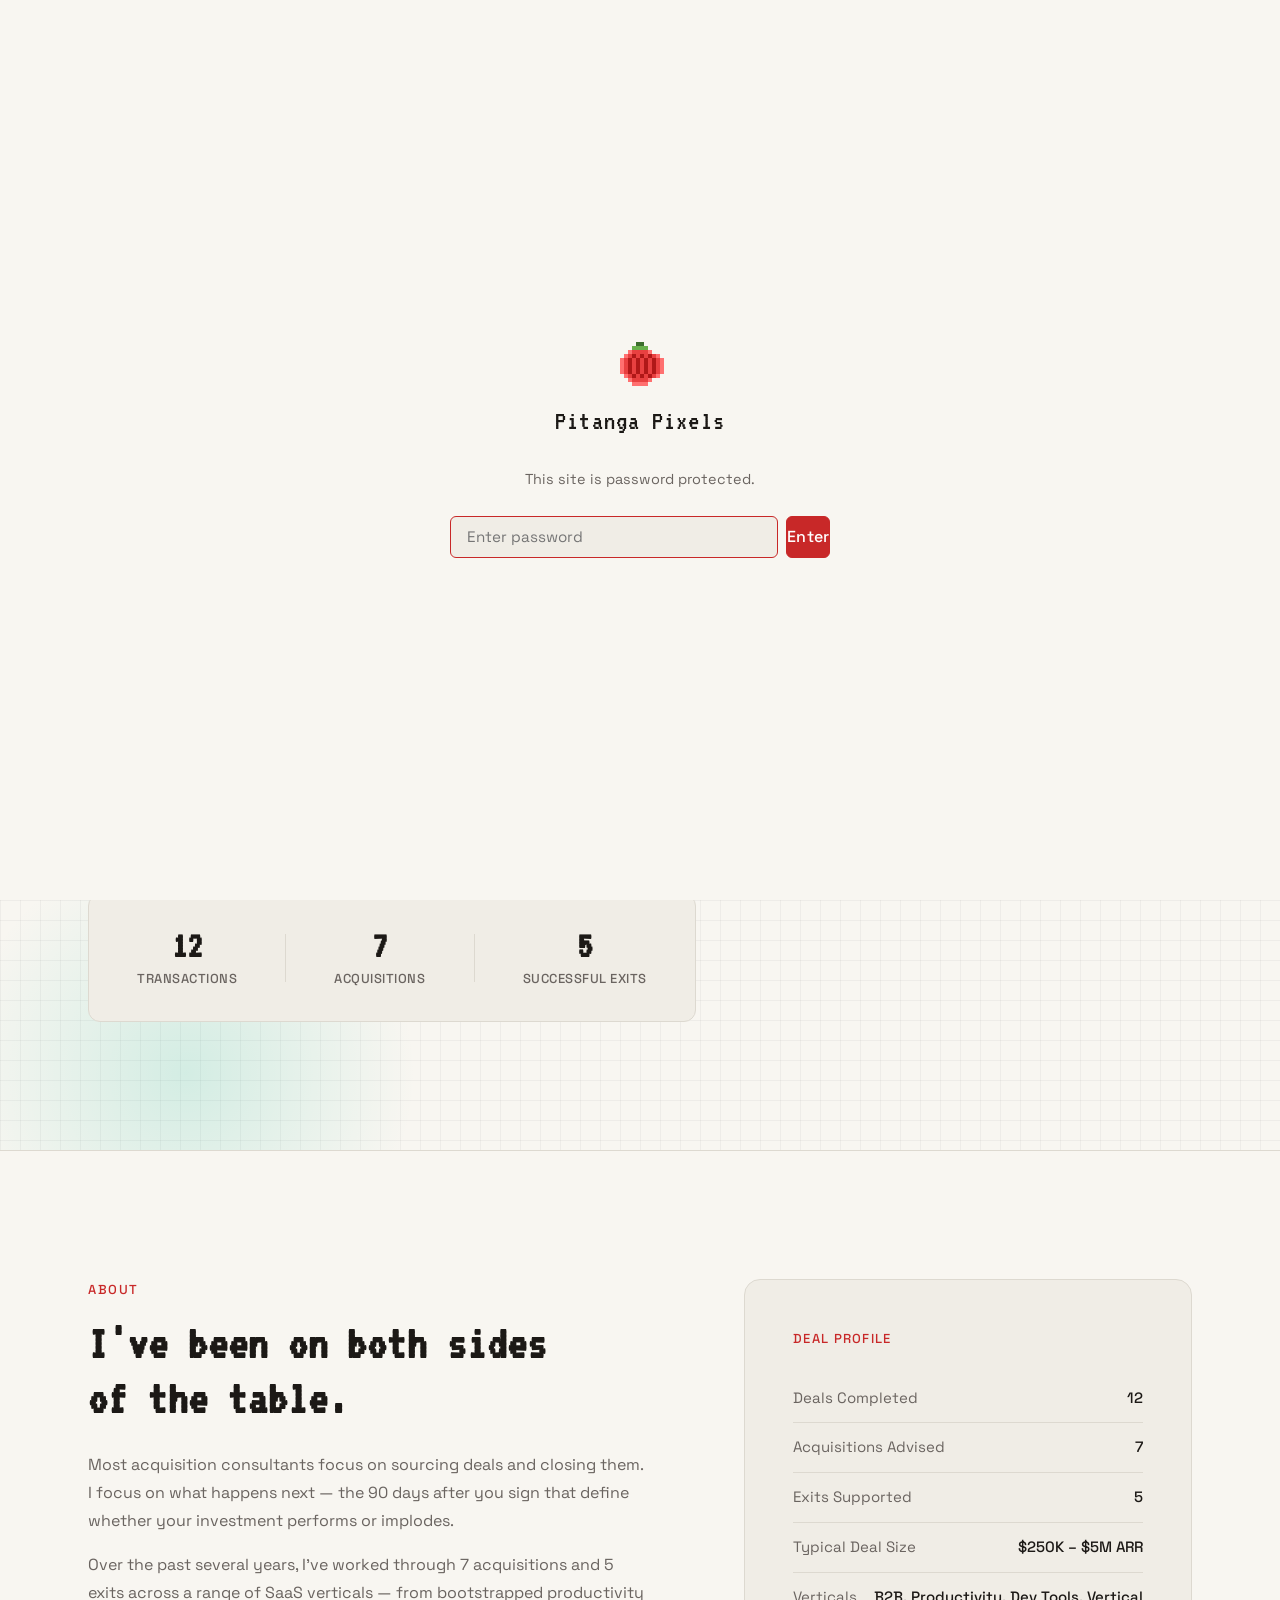
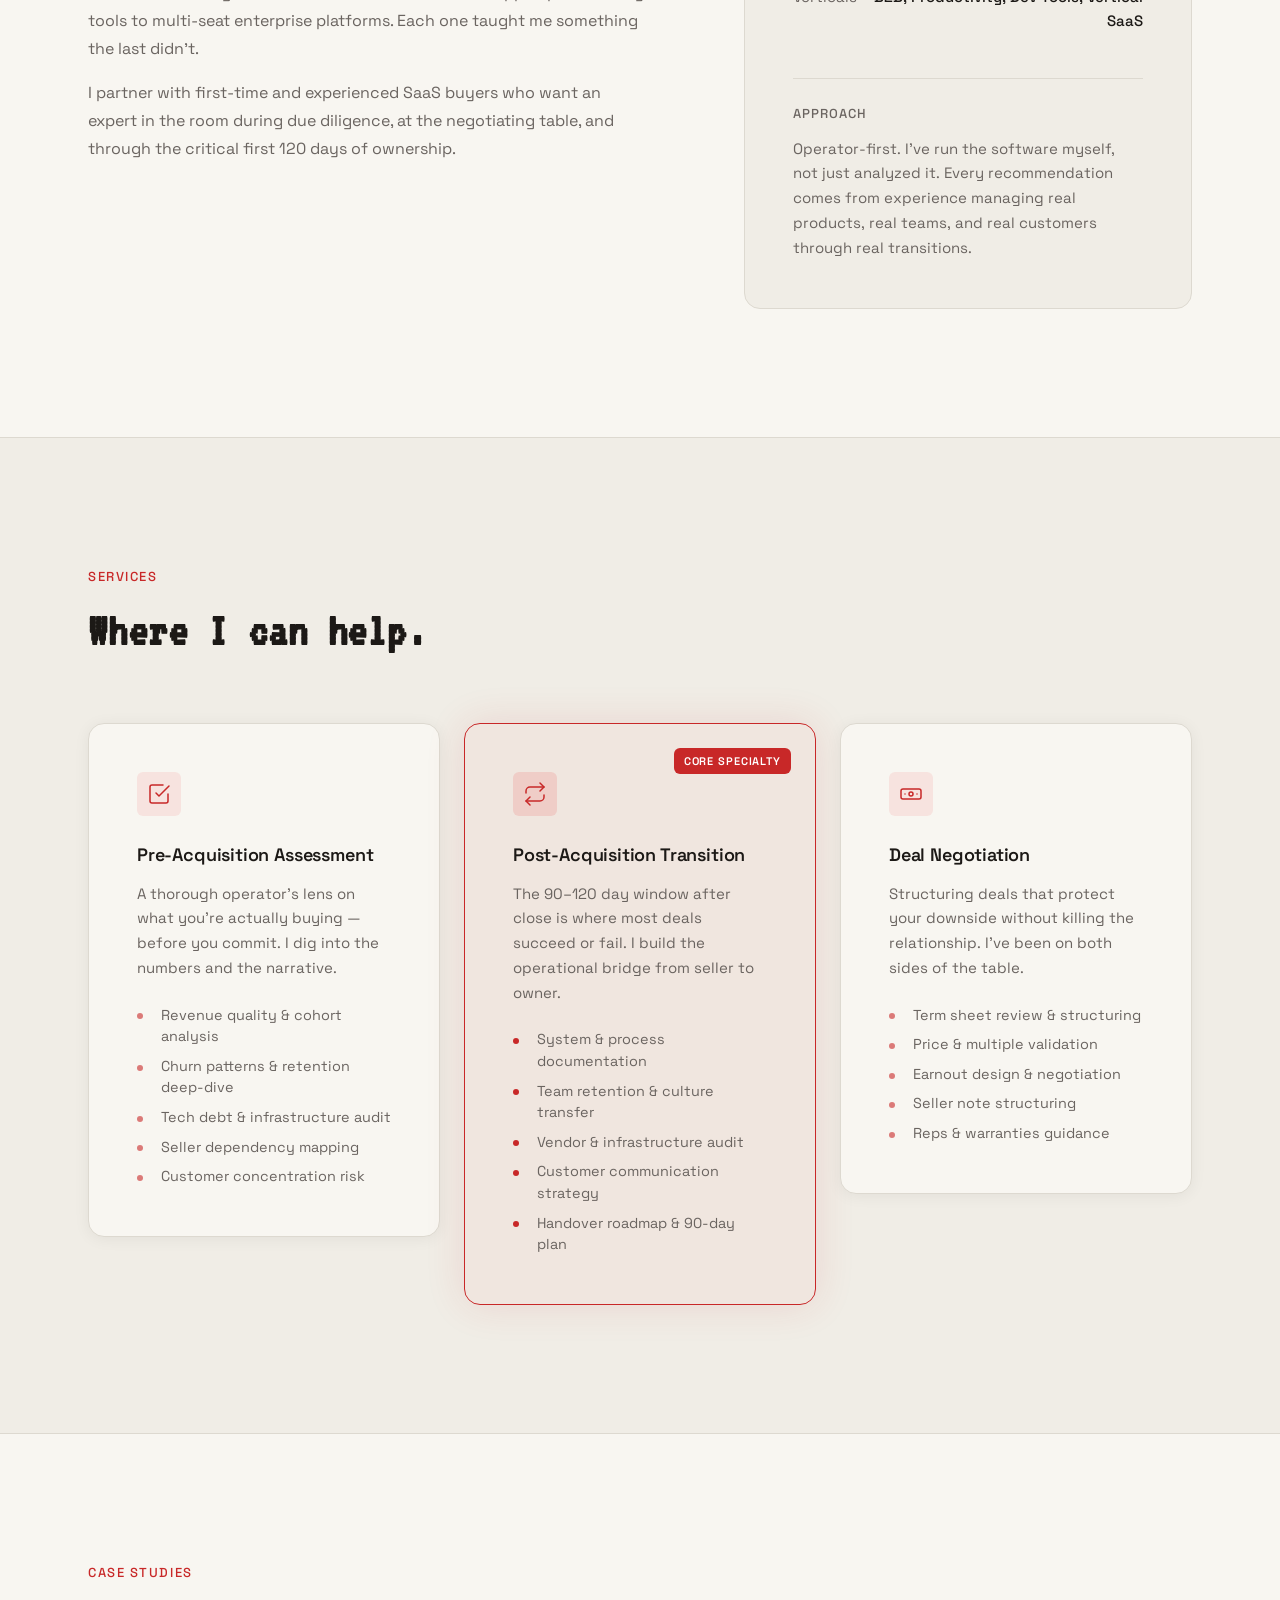
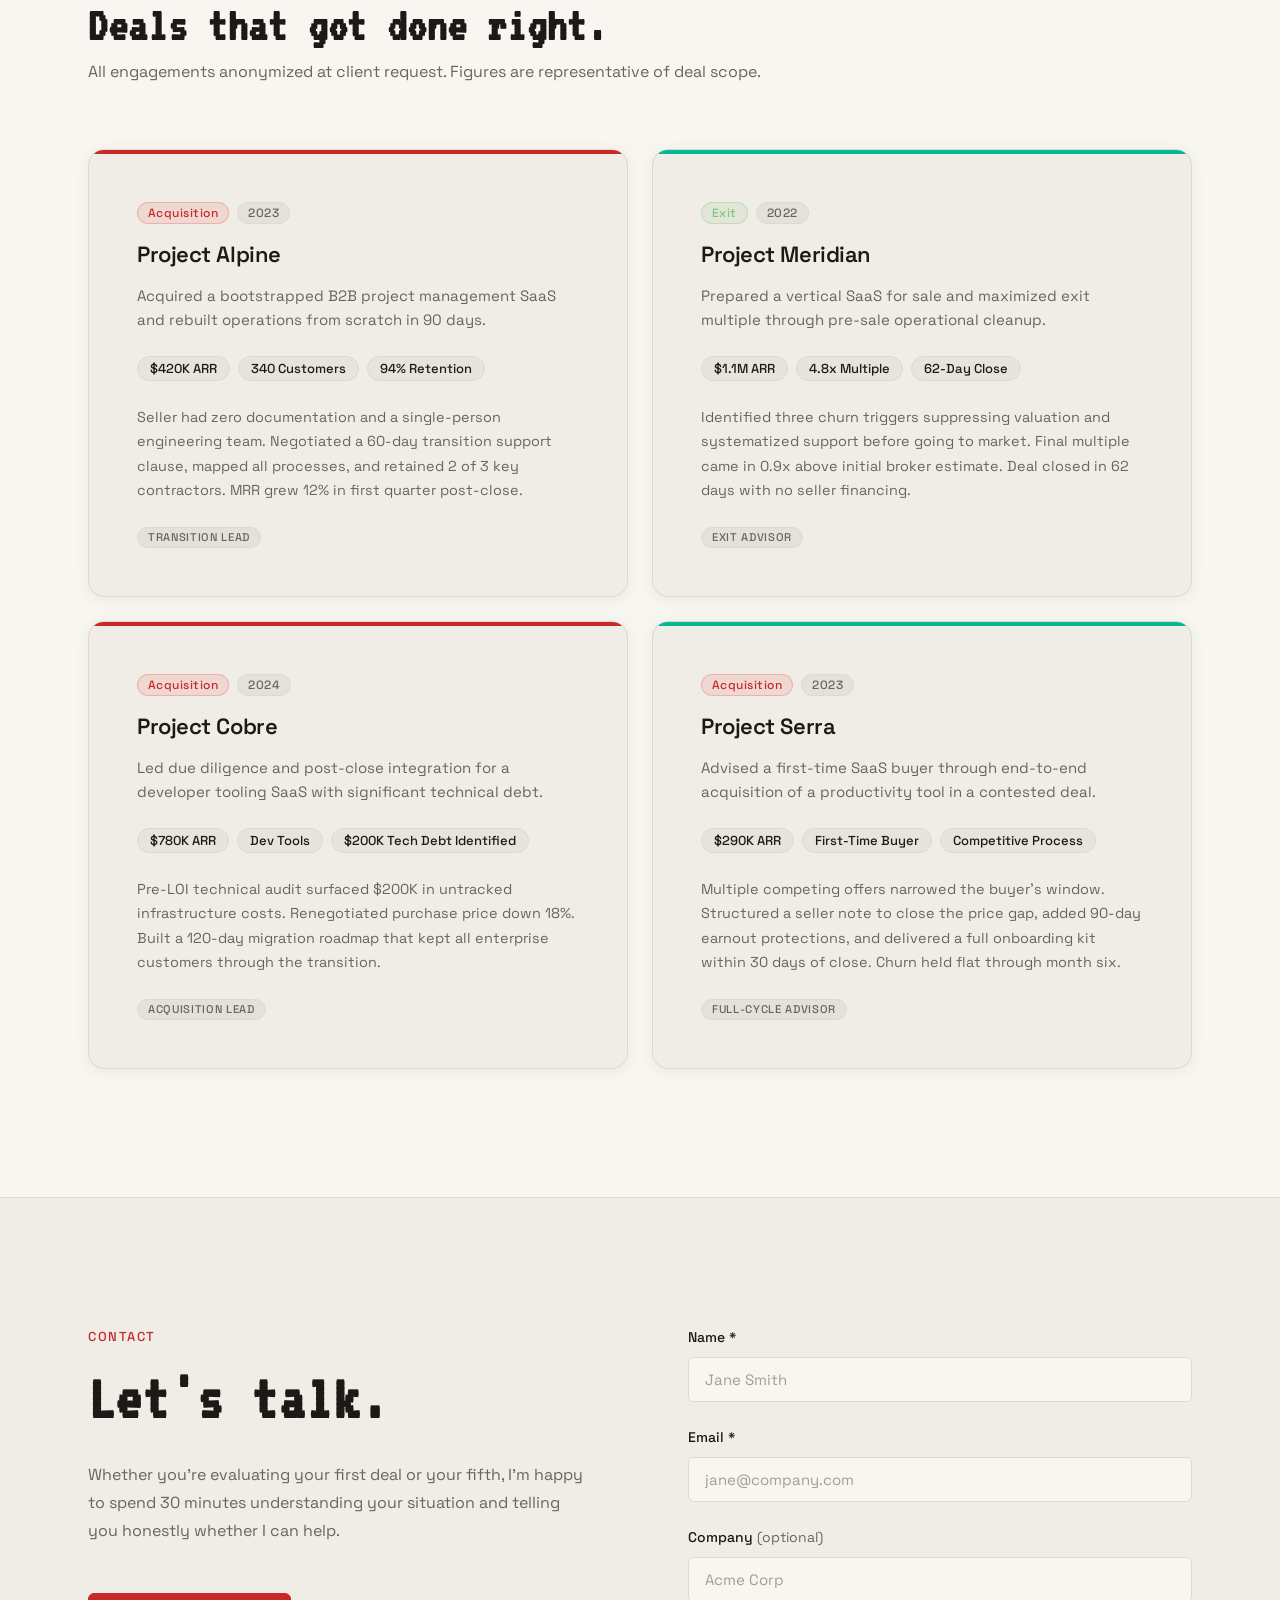
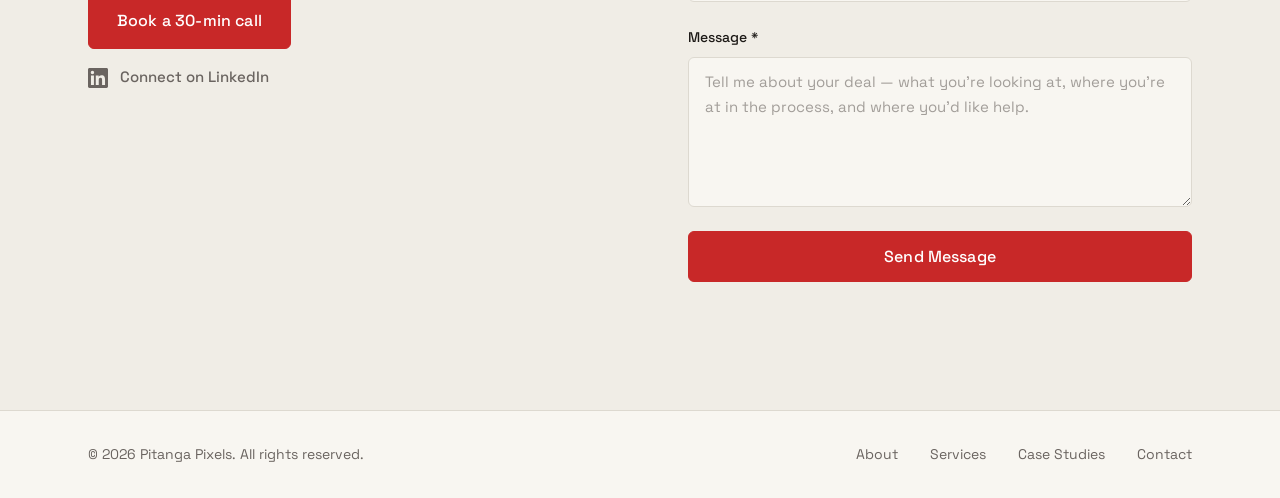
<file: index.html>
<!DOCTYPE html>
<html lang="en">
<head>
  <meta charset="UTF-8">
  <meta name="viewport" content="width=device-width, initial-scale=1.0">
  <title>Pitanga Pixels — SaaS Acquisitions Consultant</title>
  <meta name="description" content="12 completed SaaS acquisitions and exits. Specializing in post-acquisition transition — making sure the deal you agreed to becomes the business you actually inherit.">
  <meta name="keywords" content="SaaS acquisitions, SaaS consultant, post-acquisition transition, SaaS exit, software acquisition consultant">
  <meta name="author" content="Pitanga Pixels">

  <!-- Open Graph -->
  <meta property="og:type" content="website">
  <meta property="og:title" content="Pitanga Pixels — SaaS Acquisitions Consultant">
  <meta property="og:description" content="12 SaaS acquisitions across 7 purchases and 5 exits. Specializing in post-acquisition transition expertise.">
  <meta property="og:url" content="https://pitangapixels.com">

  <!-- Twitter Card -->
  <meta name="twitter:card" content="summary_large_image">
  <meta name="twitter:title" content="Pitanga Pixels — SaaS Acquisitions Consultant">
  <meta name="twitter:description" content="12 SaaS acquisitions across 7 purchases and 5 exits. Specializing in post-acquisition transition expertise.">

  <!-- Canonical -->
  <link rel="canonical" href="https://pitangapixels.com">

  <!-- Google Fonts -->
  <link rel="preconnect" href="https://fonts.googleapis.com">
  <link rel="preconnect" href="https://fonts.gstatic.com" crossorigin>
  <link href="https://fonts.googleapis.com/css2?family=Space+Grotesk:wght@300;400;500;600;700&family=VT323&display=swap" rel="stylesheet">

  <!-- Stylesheet -->
  <link rel="stylesheet" href="style.css">

  <!-- Schema.org structured data -->
  <script type="application/ld+json">
  {
    "@context": "https://schema.org",
    "@type": "ProfessionalService",
    "name": "Pitanga Pixels",
    "description": "SaaS acquisitions consulting specializing in post-acquisition transition",
    "url": "https://pitangapixels.com",
    "serviceType": "Business Consulting"
  }
  </script>
</head>
<body>

  <!-- ============================================================
       PASSWORD WALL
       Remove this entire block when the site is ready to go public.
  ============================================================ -->
  <div class="password-wall" id="password-wall" role="dialog" aria-modal="true" aria-label="Site access">
    <div class="password-wall__card">
      <div class="password-wall__logo" aria-hidden="true">
        <svg width="48" height="44" viewBox="0 0 48 44" xmlns="http://www.w3.org/2000/svg">
          <rect x="20" y="0" width="4" height="4" fill="#3d6e2d"/>
          <rect x="24" y="0" width="4" height="4" fill="#3d6e2d"/>
          <rect x="16" y="4" width="4" height="4" fill="#6ab04c"/>
          <rect x="20" y="4" width="4" height="4" fill="#6ab04c"/>
          <rect x="24" y="4" width="4" height="4" fill="#6ab04c"/>
          <rect x="28" y="4" width="4" height="4" fill="#6ab04c"/>
          <rect x="12" y="8" width="4" height="4" fill="#FF7070"/>
          <rect x="16" y="8" width="4" height="4" fill="#E84040"/>
          <rect x="20" y="8" width="4" height="4" fill="#E84040"/>
          <rect x="24" y="8" width="4" height="4" fill="#E84040"/>
          <rect x="28" y="8" width="4" height="4" fill="#E84040"/>
          <rect x="32" y="8" width="4" height="4" fill="#FF7070"/>
          <rect x="8"  y="12" width="4" height="4" fill="#FF7070"/>
          <rect x="12" y="12" width="4" height="4" fill="#E84040"/>
          <rect x="16" y="12" width="4" height="4" fill="#B01818"/>
          <rect x="20" y="12" width="4" height="4" fill="#E84040"/>
          <rect x="24" y="12" width="4" height="4" fill="#B01818"/>
          <rect x="28" y="12" width="4" height="4" fill="#E84040"/>
          <rect x="32" y="12" width="4" height="4" fill="#B01818"/>
          <rect x="36" y="12" width="4" height="4" fill="#E84040"/>
          <rect x="40" y="12" width="4" height="4" fill="#FF7070"/>
          <rect x="4"  y="16" width="4" height="4" fill="#FF7070"/>
          <rect x="8"  y="16" width="4" height="4" fill="#E84040"/>
          <rect x="12" y="16" width="4" height="4" fill="#B01818"/>
          <rect x="16" y="16" width="4" height="4" fill="#E84040"/>
          <rect x="20" y="16" width="4" height="4" fill="#B01818"/>
          <rect x="24" y="16" width="4" height="4" fill="#E84040"/>
          <rect x="28" y="16" width="4" height="4" fill="#B01818"/>
          <rect x="32" y="16" width="4" height="4" fill="#E84040"/>
          <rect x="36" y="16" width="4" height="4" fill="#B01818"/>
          <rect x="40" y="16" width="4" height="4" fill="#E84040"/>
          <rect x="44" y="16" width="4" height="4" fill="#FF7070"/>
          <rect x="4"  y="20" width="4" height="4" fill="#FF7070"/>
          <rect x="8"  y="20" width="4" height="4" fill="#E84040"/>
          <rect x="12" y="20" width="4" height="4" fill="#B01818"/>
          <rect x="16" y="20" width="4" height="4" fill="#E84040"/>
          <rect x="20" y="20" width="4" height="4" fill="#B01818"/>
          <rect x="24" y="20" width="4" height="4" fill="#E84040"/>
          <rect x="28" y="20" width="4" height="4" fill="#B01818"/>
          <rect x="32" y="20" width="4" height="4" fill="#E84040"/>
          <rect x="36" y="20" width="4" height="4" fill="#B01818"/>
          <rect x="40" y="20" width="4" height="4" fill="#E84040"/>
          <rect x="44" y="20" width="4" height="4" fill="#FF7070"/>
          <rect x="4"  y="24" width="4" height="4" fill="#FF7070"/>
          <rect x="8"  y="24" width="4" height="4" fill="#E84040"/>
          <rect x="12" y="24" width="4" height="4" fill="#B01818"/>
          <rect x="16" y="24" width="4" height="4" fill="#E84040"/>
          <rect x="20" y="24" width="4" height="4" fill="#B01818"/>
          <rect x="24" y="24" width="4" height="4" fill="#E84040"/>
          <rect x="28" y="24" width="4" height="4" fill="#B01818"/>
          <rect x="32" y="24" width="4" height="4" fill="#E84040"/>
          <rect x="36" y="24" width="4" height="4" fill="#B01818"/>
          <rect x="40" y="24" width="4" height="4" fill="#E84040"/>
          <rect x="44" y="24" width="4" height="4" fill="#FF7070"/>
          <rect x="4"  y="28" width="4" height="4" fill="#FF7070"/>
          <rect x="8"  y="28" width="4" height="4" fill="#E84040"/>
          <rect x="12" y="28" width="4" height="4" fill="#B01818"/>
          <rect x="16" y="28" width="4" height="4" fill="#E84040"/>
          <rect x="20" y="28" width="4" height="4" fill="#B01818"/>
          <rect x="24" y="28" width="4" height="4" fill="#E84040"/>
          <rect x="28" y="28" width="4" height="4" fill="#B01818"/>
          <rect x="32" y="28" width="4" height="4" fill="#E84040"/>
          <rect x="36" y="28" width="4" height="4" fill="#B01818"/>
          <rect x="40" y="28" width="4" height="4" fill="#E84040"/>
          <rect x="44" y="28" width="4" height="4" fill="#FF7070"/>
          <rect x="8"  y="32" width="4" height="4" fill="#FF7070"/>
          <rect x="12" y="32" width="4" height="4" fill="#E84040"/>
          <rect x="16" y="32" width="4" height="4" fill="#B01818"/>
          <rect x="20" y="32" width="4" height="4" fill="#E84040"/>
          <rect x="24" y="32" width="4" height="4" fill="#B01818"/>
          <rect x="28" y="32" width="4" height="4" fill="#E84040"/>
          <rect x="32" y="32" width="4" height="4" fill="#B01818"/>
          <rect x="36" y="32" width="4" height="4" fill="#E84040"/>
          <rect x="40" y="32" width="4" height="4" fill="#FF7070"/>
          <rect x="12" y="36" width="4" height="4" fill="#FF7070"/>
          <rect x="16" y="36" width="4" height="4" fill="#E84040"/>
          <rect x="20" y="36" width="4" height="4" fill="#E84040"/>
          <rect x="24" y="36" width="4" height="4" fill="#E84040"/>
          <rect x="28" y="36" width="4" height="4" fill="#E84040"/>
          <rect x="32" y="36" width="4" height="4" fill="#FF7070"/>
          <rect x="16" y="40" width="4" height="4" fill="#FF7070"/>
          <rect x="20" y="40" width="4" height="4" fill="#FF7070"/>
          <rect x="24" y="40" width="4" height="4" fill="#FF7070"/>
          <rect x="28" y="40" width="4" height="4" fill="#FF7070"/>
        </svg>
        <span class="password-wall__wordmark">Pitanga Pixels</span>
      </div>
      <p class="password-wall__label">This site is password protected.</p>
      <form class="password-wall__form" id="password-form" novalidate>
        <div class="password-wall__input-wrap">
          <input
            class="password-wall__input"
            type="password"
            id="password-input"
            placeholder="Enter password"
            autocomplete="current-password"
            aria-label="Password"
            required
          >
          <button type="submit" class="password-wall__btn btn btn--accent">Enter</button>
        </div>
        <p class="password-wall__error" id="password-error" role="alert" aria-live="polite" hidden>Incorrect password. Try again.</p>
      </form>
    </div>
  </div>
  <!-- END PASSWORD WALL -->

  <!-- ============================================================
       NAVIGATION
  ============================================================ -->
  <header class="nav" id="nav" role="banner">
    <div class="nav__inner container">
      <a href="#hero" class="nav__logo" aria-label="Pitanga Pixels — home">
        <svg class="nav__logo-pitanga" width="48" height="44" viewBox="0 0 48 44" xmlns="http://www.w3.org/2000/svg" aria-hidden="true">
          <!-- stem -->
          <rect x="20" y="0" width="4" height="4" fill="#3d6e2d"/>
          <rect x="24" y="0" width="4" height="4" fill="#3d6e2d"/>
          <!-- calyx -->
          <rect x="16" y="4" width="4" height="4" fill="#6ab04c"/>
          <rect x="20" y="4" width="4" height="4" fill="#6ab04c"/>
          <rect x="24" y="4" width="4" height="4" fill="#6ab04c"/>
          <rect x="28" y="4" width="4" height="4" fill="#6ab04c"/>
          <!-- row 2 -->
          <rect x="12" y="8" width="4" height="4" fill="#FF7070"/>
          <rect x="16" y="8" width="4" height="4" fill="#E84040"/>
          <rect x="20" y="8" width="4" height="4" fill="#E84040"/>
          <rect x="24" y="8" width="4" height="4" fill="#E84040"/>
          <rect x="28" y="8" width="4" height="4" fill="#E84040"/>
          <rect x="32" y="8" width="4" height="4" fill="#FF7070"/>
          <!-- row 3 -->
          <rect x="8"  y="12" width="4" height="4" fill="#FF7070"/>
          <rect x="12" y="12" width="4" height="4" fill="#E84040"/>
          <rect x="16" y="12" width="4" height="4" fill="#B01818"/>
          <rect x="20" y="12" width="4" height="4" fill="#E84040"/>
          <rect x="24" y="12" width="4" height="4" fill="#B01818"/>
          <rect x="28" y="12" width="4" height="4" fill="#E84040"/>
          <rect x="32" y="12" width="4" height="4" fill="#B01818"/>
          <rect x="36" y="12" width="4" height="4" fill="#E84040"/>
          <rect x="40" y="12" width="4" height="4" fill="#FF7070"/>
          <!-- row 4 -->
          <rect x="4"  y="16" width="4" height="4" fill="#FF7070"/>
          <rect x="8"  y="16" width="4" height="4" fill="#E84040"/>
          <rect x="12" y="16" width="4" height="4" fill="#B01818"/>
          <rect x="16" y="16" width="4" height="4" fill="#E84040"/>
          <rect x="20" y="16" width="4" height="4" fill="#B01818"/>
          <rect x="24" y="16" width="4" height="4" fill="#E84040"/>
          <rect x="28" y="16" width="4" height="4" fill="#B01818"/>
          <rect x="32" y="16" width="4" height="4" fill="#E84040"/>
          <rect x="36" y="16" width="4" height="4" fill="#B01818"/>
          <rect x="40" y="16" width="4" height="4" fill="#E84040"/>
          <rect x="44" y="16" width="4" height="4" fill="#FF7070"/>
          <!-- row 5 -->
          <rect x="4"  y="20" width="4" height="4" fill="#FF7070"/>
          <rect x="8"  y="20" width="4" height="4" fill="#E84040"/>
          <rect x="12" y="20" width="4" height="4" fill="#B01818"/>
          <rect x="16" y="20" width="4" height="4" fill="#E84040"/>
          <rect x="20" y="20" width="4" height="4" fill="#B01818"/>
          <rect x="24" y="20" width="4" height="4" fill="#E84040"/>
          <rect x="28" y="20" width="4" height="4" fill="#B01818"/>
          <rect x="32" y="20" width="4" height="4" fill="#E84040"/>
          <rect x="36" y="20" width="4" height="4" fill="#B01818"/>
          <rect x="40" y="20" width="4" height="4" fill="#E84040"/>
          <rect x="44" y="20" width="4" height="4" fill="#FF7070"/>
          <!-- row 6 -->
          <rect x="4"  y="24" width="4" height="4" fill="#FF7070"/>
          <rect x="8"  y="24" width="4" height="4" fill="#E84040"/>
          <rect x="12" y="24" width="4" height="4" fill="#B01818"/>
          <rect x="16" y="24" width="4" height="4" fill="#E84040"/>
          <rect x="20" y="24" width="4" height="4" fill="#B01818"/>
          <rect x="24" y="24" width="4" height="4" fill="#E84040"/>
          <rect x="28" y="24" width="4" height="4" fill="#B01818"/>
          <rect x="32" y="24" width="4" height="4" fill="#E84040"/>
          <rect x="36" y="24" width="4" height="4" fill="#B01818"/>
          <rect x="40" y="24" width="4" height="4" fill="#E84040"/>
          <rect x="44" y="24" width="4" height="4" fill="#FF7070"/>
          <!-- row 7 -->
          <rect x="4"  y="28" width="4" height="4" fill="#FF7070"/>
          <rect x="8"  y="28" width="4" height="4" fill="#E84040"/>
          <rect x="12" y="28" width="4" height="4" fill="#B01818"/>
          <rect x="16" y="28" width="4" height="4" fill="#E84040"/>
          <rect x="20" y="28" width="4" height="4" fill="#B01818"/>
          <rect x="24" y="28" width="4" height="4" fill="#E84040"/>
          <rect x="28" y="28" width="4" height="4" fill="#B01818"/>
          <rect x="32" y="28" width="4" height="4" fill="#E84040"/>
          <rect x="36" y="28" width="4" height="4" fill="#B01818"/>
          <rect x="40" y="28" width="4" height="4" fill="#E84040"/>
          <rect x="44" y="28" width="4" height="4" fill="#FF7070"/>
          <!-- row 8 -->
          <rect x="8"  y="32" width="4" height="4" fill="#FF7070"/>
          <rect x="12" y="32" width="4" height="4" fill="#E84040"/>
          <rect x="16" y="32" width="4" height="4" fill="#B01818"/>
          <rect x="20" y="32" width="4" height="4" fill="#E84040"/>
          <rect x="24" y="32" width="4" height="4" fill="#B01818"/>
          <rect x="28" y="32" width="4" height="4" fill="#E84040"/>
          <rect x="32" y="32" width="4" height="4" fill="#B01818"/>
          <rect x="36" y="32" width="4" height="4" fill="#E84040"/>
          <rect x="40" y="32" width="4" height="4" fill="#FF7070"/>
          <!-- row 9 -->
          <rect x="12" y="36" width="4" height="4" fill="#FF7070"/>
          <rect x="16" y="36" width="4" height="4" fill="#E84040"/>
          <rect x="20" y="36" width="4" height="4" fill="#E84040"/>
          <rect x="24" y="36" width="4" height="4" fill="#E84040"/>
          <rect x="28" y="36" width="4" height="4" fill="#E84040"/>
          <rect x="32" y="36" width="4" height="4" fill="#FF7070"/>
          <!-- row 10 bottom -->
          <rect x="16" y="40" width="4" height="4" fill="#FF7070"/>
          <rect x="20" y="40" width="4" height="4" fill="#FF7070"/>
          <rect x="24" y="40" width="4" height="4" fill="#FF7070"/>
          <rect x="28" y="40" width="4" height="4" fill="#FF7070"/>
        </svg>
        <span class="nav__logo-wordmark">Pitanga Pixels</span>
      </a>

      <nav class="nav__links" aria-label="Main navigation">
        <a href="#about" class="nav__link">About</a>
        <a href="#services" class="nav__link">Services</a>
        <a href="#case-studies" class="nav__link">Case Studies</a>
        <a href="#contact" class="btn btn--outline btn--sm">Get in touch</a>
      </nav>

      <button class="nav__hamburger" id="hamburger" aria-label="Open menu" aria-expanded="false" aria-controls="mobile-menu">
        <span class="nav__hamburger-bar"></span>
        <span class="nav__hamburger-bar"></span>
        <span class="nav__hamburger-bar"></span>
      </button>
    </div>
  </header>

  <!-- Mobile Menu Overlay -->
  <div class="mobile-menu" id="mobile-menu" role="dialog" aria-modal="true" aria-label="Mobile navigation" hidden>
    <button class="mobile-menu__close" id="mobile-close" aria-label="Close menu">&times;</button>
    <nav class="mobile-menu__links" aria-label="Mobile navigation">
      <a href="#about" class="mobile-menu__link">About</a>
      <a href="#services" class="mobile-menu__link">Services</a>
      <a href="#case-studies" class="mobile-menu__link">Case Studies</a>
      <a href="#contact" class="mobile-menu__link">Contact</a>
      <a href="#contact" class="btn btn--accent btn--lg mobile-menu__cta">Get in touch</a>
    </nav>
  </div>

  <main>

    <!-- ============================================================
         HERO
    ============================================================ -->
    <section class="hero" id="hero" aria-label="Hero">
      <div class="hero__glow" aria-hidden="true"></div>
      <div class="hero__glow-2" aria-hidden="true"></div>
      <div class="hero__decoration" aria-hidden="true">
        <svg viewBox="0 0 48 44" fill="currentColor" xmlns="http://www.w3.org/2000/svg">
          <rect x="20" y="0" width="8" height="4"/>
          <rect x="16" y="4" width="16" height="4"/>
          <rect x="12" y="8" width="24" height="4"/>
          <rect x="8"  y="12" width="32" height="4"/>
          <rect x="4"  y="16" width="40" height="4"/>
          <rect x="4"  y="20" width="40" height="4"/>
          <rect x="4"  y="24" width="40" height="4"/>
          <rect x="4"  y="28" width="40" height="4"/>
          <rect x="8"  y="32" width="32" height="4"/>
          <rect x="12" y="36" width="24" height="4"/>
          <rect x="16" y="40" width="16" height="4"/>
        </svg>
      </div>
      <div class="container hero__inner">
        <div class="hero__content">
          <p class="eyebrow reveal" data-delay="0">SaaS Acquisitions Consultant</p>
          <h1 class="hero__headline reveal" data-delay="100">We help you buy smarter, transition faster.</h1>
          <p class="hero__subheadline reveal" data-delay="200">12 SaaS acquisitions across 7 purchases and 5 exits. I specialize in the work that happens after the handshake — making sure the deal you agreed to becomes the business you actually inherit.</p>
          <div class="hero__ctas reveal" data-delay="300">
            <!-- TODO: Replace # with your Calendly link -->
            <a href="#" class="btn btn--accent btn--lg">Book a 30-min call</a>
            <a href="#contact" class="btn btn--outline btn--lg">Get in touch</a>
          </div>
        </div>
        <div class="hero__stats reveal" data-delay="400" aria-label="Key statistics">
          <div class="hero__stat">
            <span class="hero__stat-number">12</span>
            <span class="hero__stat-label">Transactions</span>
          </div>
          <div class="hero__stat-divider" aria-hidden="true"></div>
          <div class="hero__stat">
            <span class="hero__stat-number">7</span>
            <span class="hero__stat-label">Acquisitions</span>
          </div>
          <div class="hero__stat-divider" aria-hidden="true"></div>
          <div class="hero__stat">
            <span class="hero__stat-number">5</span>
            <span class="hero__stat-label">Successful Exits</span>
          </div>
        </div>
      </div>
    </section>

    <!-- ============================================================
         ABOUT
    ============================================================ -->
    <section class="about" id="about" aria-labelledby="about-heading">
      <div class="container about__inner">
        <div class="about__text">
          <p class="eyebrow reveal" data-delay="0">About</p>
          <h2 class="section-heading reveal" id="about-heading" data-delay="100">I've been on both sides of the table.</h2>
          <p class="body-text reveal" data-delay="200">Most acquisition consultants focus on sourcing deals and closing them. I focus on what happens next — the 90 days after you sign that define whether your investment performs or implodes.</p>
          <p class="body-text reveal" data-delay="300">Over the past several years, I've worked through 7 acquisitions and 5 exits across a range of SaaS verticals — from bootstrapped productivity tools to multi-seat enterprise platforms. Each one taught me something the last didn't.</p>
          <p class="body-text reveal" data-delay="400">I partner with first-time and experienced SaaS buyers who want an expert in the room during due diligence, at the negotiating table, and through the critical first 120 days of ownership.</p>
        </div>

        <div class="about__credential reveal" data-delay="200" aria-label="Credential summary">
          <div class="credential-card">
            <h3 class="credential-card__title">Deal Profile</h3>
            <ul class="credential-card__list" aria-label="Deal statistics">
              <li class="credential-card__item">
                <span class="credential-card__label">Deals Completed</span>
                <span class="credential-card__value">12</span>
              </li>
              <li class="credential-card__item">
                <span class="credential-card__label">Acquisitions Advised</span>
                <span class="credential-card__value">7</span>
              </li>
              <li class="credential-card__item">
                <span class="credential-card__label">Exits Supported</span>
                <span class="credential-card__value">5</span>
              </li>
              <li class="credential-card__item">
                <span class="credential-card__label">Typical Deal Size</span>
                <span class="credential-card__value">$250K – $5M ARR</span>
              </li>
              <li class="credential-card__item">
                <span class="credential-card__label">Verticals</span>
                <span class="credential-card__value">B2B, Productivity, Dev Tools, Vertical SaaS</span>
              </li>
            </ul>
            <div class="credential-card__approach">
              <h4 class="credential-card__approach-label">Approach</h4>
              <p class="credential-card__approach-text">Operator-first. I've run the software myself, not just analyzed it. Every recommendation comes from experience managing real products, real teams, and real customers through real transitions.</p>
            </div>
          </div>
        </div>
      </div>
    </section>

    <!-- ============================================================
         SERVICES
    ============================================================ -->
    <section class="services" id="services" aria-labelledby="services-heading">
      <div class="container">
        <div class="section-header reveal" data-delay="0">
          <p class="eyebrow">Services</p>
          <h2 class="section-heading" id="services-heading">Where I can help.</h2>
        </div>

        <div class="services__grid">

          <!-- Service 1: Pre-Acquisition Assessment -->
          <article class="service-card reveal" data-delay="0" aria-labelledby="service-1-heading">
            <div class="service-card__icon" aria-hidden="true">
              <svg width="24" height="24" viewBox="0 0 24 24" fill="none" stroke="currentColor" stroke-width="1.5" stroke-linecap="round" stroke-linejoin="round" aria-hidden="true">
                <path d="M9 11l3 3L22 4"/>
                <path d="M21 12v7a2 2 0 01-2 2H5a2 2 0 01-2-2V5a2 2 0 012-2h11"/>
              </svg>
            </div>
            <h3 class="service-card__title" id="service-1-heading">Pre-Acquisition Assessment</h3>
            <p class="service-card__description">A thorough operator's lens on what you're actually buying — before you commit. I dig into the numbers and the narrative.</p>
            <ul class="service-card__list">
              <li>Revenue quality &amp; cohort analysis</li>
              <li>Churn patterns &amp; retention deep-dive</li>
              <li>Tech debt &amp; infrastructure audit</li>
              <li>Seller dependency mapping</li>
              <li>Customer concentration risk</li>
            </ul>
          </article>

          <!-- Service 2 (FEATURED): Post-Acquisition Transition -->
          <article class="service-card service-card--featured reveal" data-delay="100" aria-labelledby="service-2-heading">
            <span class="service-card__badge" aria-label="Core specialty">Core Specialty</span>
            <div class="service-card__icon" aria-hidden="true">
              <svg width="24" height="24" viewBox="0 0 24 24" fill="none" stroke="currentColor" stroke-width="1.5" stroke-linecap="round" stroke-linejoin="round" aria-hidden="true">
                <polyline points="17 1 21 5 17 9"/>
                <path d="M3 11V9a4 4 0 014-4h14"/>
                <polyline points="7 23 3 19 7 15"/>
                <path d="M21 13v2a4 4 0 01-4 4H3"/>
              </svg>
            </div>
            <h3 class="service-card__title" id="service-2-heading">Post-Acquisition Transition</h3>
            <p class="service-card__description">The 90–120 day window after close is where most deals succeed or fail. I build the operational bridge from seller to owner.</p>
            <ul class="service-card__list">
              <li>System &amp; process documentation</li>
              <li>Team retention &amp; culture transfer</li>
              <li>Vendor &amp; infrastructure audit</li>
              <li>Customer communication strategy</li>
              <li>Handover roadmap &amp; 90-day plan</li>
            </ul>
          </article>

          <!-- Service 3: Deal Negotiation -->
          <article class="service-card reveal" data-delay="200" aria-labelledby="service-3-heading">
            <div class="service-card__icon" aria-hidden="true">
              <svg width="24" height="24" viewBox="0 0 24 24" fill="none" stroke="currentColor" stroke-width="1.5" stroke-linecap="round" stroke-linejoin="round" aria-hidden="true">
                <path d="M20 7H4a2 2 0 00-2 2v6a2 2 0 002 2h16a2 2 0 002-2V9a2 2 0 00-2-2z"/>
                <circle cx="12" cy="12" r="2"/>
                <path d="M6 12h.01M18 12h.01"/>
              </svg>
            </div>
            <h3 class="service-card__title" id="service-3-heading">Deal Negotiation</h3>
            <p class="service-card__description">Structuring deals that protect your downside without killing the relationship. I've been on both sides of the table.</p>
            <ul class="service-card__list">
              <li>Term sheet review &amp; structuring</li>
              <li>Price &amp; multiple validation</li>
              <li>Earnout design &amp; negotiation</li>
              <li>Seller note structuring</li>
              <li>Reps &amp; warranties guidance</li>
            </ul>
          </article>

        </div>
      </div>
    </section>

    <!-- ============================================================
         CASE STUDIES
    ============================================================ -->
    <section class="portfolio" id="case-studies" aria-labelledby="portfolio-heading">
      <div class="container">
        <div class="section-header reveal" data-delay="0">
          <p class="eyebrow">Case Studies</p>
          <h2 class="section-heading" id="portfolio-heading">Deals that got done right.</h2>
          <p class="section-subtext">All engagements anonymized at client request. Figures are representative of deal scope.</p>
        </div>

        <div class="portfolio__grid">

          <!-- Case Study 1: Project Alpine -->
          <article class="case-card reveal" data-delay="0" aria-labelledby="case-1-heading">
            <div class="case-card__accent-bar" aria-hidden="true"></div>
            <div class="case-card__header">
              <div class="case-card__badges">
                <span class="badge badge--deal-type">Acquisition</span>
                <span class="badge badge--year">2023</span>
              </div>
              <h3 class="case-card__codename" id="case-1-heading">Project Alpine</h3>
              <p class="case-card__summary">Acquired a bootstrapped B2B project management SaaS and rebuilt operations from scratch in 90 days.</p>
            </div>
            <div class="case-card__metrics" aria-label="Key metrics">
              <span class="metric-pill">$420K ARR</span>
              <span class="metric-pill">340 Customers</span>
              <span class="metric-pill">94% Retention</span>
            </div>
            <p class="case-card__outcome">Seller had zero documentation and a single-person engineering team. Negotiated a 60-day transition support clause, mapped all processes, and retained 2 of 3 key contractors. MRR grew 12% in first quarter post-close.</p>
            <span class="badge badge--role">Transition Lead</span>
          </article>

          <!-- Case Study 2: Project Meridian -->
          <article class="case-card reveal" data-delay="100" aria-labelledby="case-2-heading">
            <div class="case-card__accent-bar" aria-hidden="true"></div>
            <div class="case-card__header">
              <div class="case-card__badges">
                <span class="badge badge--deal-type badge--exit">Exit</span>
                <span class="badge badge--year">2022</span>
              </div>
              <h3 class="case-card__codename" id="case-2-heading">Project Meridian</h3>
              <p class="case-card__summary">Prepared a vertical SaaS for sale and maximized exit multiple through pre-sale operational cleanup.</p>
            </div>
            <div class="case-card__metrics" aria-label="Key metrics">
              <span class="metric-pill">$1.1M ARR</span>
              <span class="metric-pill">4.8x Multiple</span>
              <span class="metric-pill">62-Day Close</span>
            </div>
            <p class="case-card__outcome">Identified three churn triggers suppressing valuation and systematized support before going to market. Final multiple came in 0.9x above initial broker estimate. Deal closed in 62 days with no seller financing.</p>
            <span class="badge badge--role">Exit Advisor</span>
          </article>

          <!-- Case Study 3: Project Cobre -->
          <article class="case-card reveal" data-delay="0" aria-labelledby="case-3-heading">
            <div class="case-card__accent-bar" aria-hidden="true"></div>
            <div class="case-card__header">
              <div class="case-card__badges">
                <span class="badge badge--deal-type">Acquisition</span>
                <span class="badge badge--year">2024</span>
              </div>
              <h3 class="case-card__codename" id="case-3-heading">Project Cobre</h3>
              <p class="case-card__summary">Led due diligence and post-close integration for a developer tooling SaaS with significant technical debt.</p>
            </div>
            <div class="case-card__metrics" aria-label="Key metrics">
              <span class="metric-pill">$780K ARR</span>
              <span class="metric-pill">Dev Tools</span>
              <span class="metric-pill">$200K Tech Debt Identified</span>
            </div>
            <p class="case-card__outcome">Pre-LOI technical audit surfaced $200K in untracked infrastructure costs. Renegotiated purchase price down 18%. Built a 120-day migration roadmap that kept all enterprise customers through the transition.</p>
            <span class="badge badge--role">Acquisition Lead</span>
          </article>

          <!-- Case Study 4: Project Serra -->
          <article class="case-card reveal" data-delay="100" aria-labelledby="case-4-heading">
            <div class="case-card__accent-bar" aria-hidden="true"></div>
            <div class="case-card__header">
              <div class="case-card__badges">
                <span class="badge badge--deal-type">Acquisition</span>
                <span class="badge badge--year">2023</span>
              </div>
              <h3 class="case-card__codename" id="case-4-heading">Project Serra</h3>
              <p class="case-card__summary">Advised a first-time SaaS buyer through end-to-end acquisition of a productivity tool in a contested deal.</p>
            </div>
            <div class="case-card__metrics" aria-label="Key metrics">
              <span class="metric-pill">$290K ARR</span>
              <span class="metric-pill">First-Time Buyer</span>
              <span class="metric-pill">Competitive Process</span>
            </div>
            <p class="case-card__outcome">Multiple competing offers narrowed the buyer's window. Structured a seller note to close the price gap, added 90-day earnout protections, and delivered a full onboarding kit within 30 days of close. Churn held flat through month six.</p>
            <span class="badge badge--role">Full-Cycle Advisor</span>
          </article>

        </div>
      </div>
    </section>

    <!-- ============================================================
         CONTACT
    ============================================================ -->
    <section class="contact" id="contact" aria-labelledby="contact-heading">
      <div class="container contact__inner">

        <div class="contact__info">
          <p class="eyebrow reveal" data-delay="0">Contact</p>
          <h2 class="section-heading reveal" id="contact-heading" data-delay="100">Let's talk.</h2>
          <p class="body-text reveal" data-delay="200">Whether you're evaluating your first deal or your fifth, I'm happy to spend 30 minutes understanding your situation and telling you honestly whether I can help.</p>
          <div class="contact__actions reveal" data-delay="300">
            <!-- TODO: Replace # with your Calendly link -->
            <a href="#" class="btn btn--accent btn--lg" aria-label="Book a call on Calendly">Book a 30-min call</a>
            <!-- TODO: Replace # with your LinkedIn profile URL -->
            <a href="#" class="contact__linkedin" aria-label="Connect on LinkedIn" rel="noopener noreferrer" target="_blank">
              <svg width="20" height="20" viewBox="0 0 24 24" fill="currentColor" aria-hidden="true">
                <path d="M20.447 20.452h-3.554v-5.569c0-1.328-.027-3.037-1.852-3.037-1.853 0-2.136 1.445-2.136 2.939v5.667H9.351V9h3.414v1.561h.046c.477-.9 1.637-1.85 3.37-1.85 3.601 0 4.267 2.37 4.267 5.455v6.286zM5.337 7.433a2.062 2.062 0 01-2.063-2.065 2.064 2.064 0 112.063 2.065zm1.782 13.019H3.555V9h3.564v11.452zM22.225 0H1.771C.792 0 0 .774 0 1.729v20.542C0 23.227.792 24 1.771 24h20.451C23.2 24 24 23.227 24 22.271V1.729C24 .774 23.2 0 22.222 0h.003z"/>
              </svg>
              Connect on LinkedIn
            </a>
          </div>
        </div>

        <div class="contact__form-wrapper reveal" data-delay="200">
          <form
            class="contact-form"
            id="contact-form"
            method="POST"
            action="https://formspree.io/f/YOUR_FORM_ID"
            novalidate
            aria-label="Contact form"
          >
            <!-- TODO: Replace YOUR_FORM_ID with your actual Formspree form ID after signing up at formspree.io -->
            <div class="form-group">
              <label class="form-label" for="name">Name <span aria-hidden="true">*</span></label>
              <input
                class="form-input"
                type="text"
                id="name"
                name="name"
                autocomplete="name"
                required
                aria-required="true"
                placeholder="Jane Smith"
              >
            </div>
            <div class="form-group">
              <label class="form-label" for="email">Email <span aria-hidden="true">*</span></label>
              <input
                class="form-input"
                type="email"
                id="email"
                name="email"
                autocomplete="email"
                required
                aria-required="true"
                placeholder="jane@company.com"
              >
            </div>
            <div class="form-group">
              <label class="form-label" for="company">Company <span class="form-label--optional">(optional)</span></label>
              <input
                class="form-input"
                type="text"
                id="company"
                name="company"
                autocomplete="organization"
                placeholder="Acme Corp"
              >
            </div>
            <div class="form-group">
              <label class="form-label" for="message">Message <span aria-hidden="true">*</span></label>
              <textarea
                class="form-input form-textarea"
                id="message"
                name="message"
                required
                aria-required="true"
                placeholder="Tell me about your deal — what you're looking at, where you're at in the process, and where you'd like help."
                rows="5"
              ></textarea>
            </div>
            <button type="submit" class="btn btn--accent btn--lg btn--full" id="form-submit">
              Send Message
            </button>
          </form>
        </div>

      </div>
    </section>

  </main>

  <!-- ============================================================
       FOOTER
  ============================================================ -->
  <footer class="footer" role="contentinfo">
    <div class="container footer__inner">
      <p class="footer__copy">&copy; <span id="footer-year"></span> Pitanga Pixels. All rights reserved.</p>
      <nav class="footer__nav" aria-label="Footer navigation">
        <a href="#about" class="footer__link">About</a>
        <a href="#services" class="footer__link">Services</a>
        <a href="#case-studies" class="footer__link">Case Studies</a>
        <a href="#contact" class="footer__link">Contact</a>
      </nav>
    </div>
  </footer>

  <script src="script.js"></script>
</body>
</html>
</file>
<file: style.css>
/* ============================================================
   PITANGA PIXELS — style.css
   Sections:
   01. Design Tokens (CSS Custom Properties)
   02. Reset & Base
   03. Typography Utils
   04. Layout Utils
   05. Buttons
   06. Navigation
   07. Hero
   08. About
   09. Services
   10. Portfolio (Case Studies)
   11. Contact
   12. Footer
   13. Animations & Reveal
   14. Scrollbar
   15. Media Queries
============================================================ */

/* ============================================================
   01. DESIGN TOKENS
============================================================ */
:root {
  /* Colors */
  --color-bg:             #F8F6F1;
  --color-bg-surface:     #F0EDE6;
  --color-bg-elevated:    #E8E4DC;
  --color-accent:         #C82828;
  --color-accent-dim:     #A81E1E;
  --color-accent-glow:    rgba(200, 40, 40, 0.12);
  --color-text-primary:   #1C1916;
  --color-text-secondary: #6A6460;
  --color-border:         #DDD9D0;
  --color-accent-2:         #00B896;
  --color-accent-2-dim:     #009478;
  --color-accent-2-glow:    rgba(0, 184, 150, 0.15);

  /* Typography */
  --font-family: 'Space Grotesk', system-ui, -apple-system, sans-serif;
  --font-display: 'VT323', monospace;
  --font-weight-light:    300;
  --font-weight-regular:  400;
  --font-weight-medium:   500;
  --font-weight-semibold: 600;
  --font-weight-bold:     700;

  /* Spacing */
  --space-xs:   0.5rem;
  --space-sm:   0.75rem;
  --space-md:   1rem;
  --space-lg:   1.5rem;
  --space-xl:   2rem;
  --space-2xl:  3rem;
  --space-3xl:  4rem;
  --space-4xl:  6rem;
  --space-5xl:  8rem;

  /* Layout */
  --container-max: 1200px;
  --container-pad: clamp(1.25rem, 5vw, 3rem);

  /* Borders */
  --radius-sm:  6px;
  --radius-md:  12px;
  --radius-lg:  16px;

  /* Transitions */
  --transition-fast:   150ms ease;
  --transition-base:   250ms ease;
  --transition-slow:   400ms ease;

  /* Nav */
  --nav-height: 72px;
}


/* ============================================================
   02. RESET & BASE
============================================================ */
*,
*::before,
*::after {
  box-sizing: border-box;
  margin: 0;
  padding: 0;
}

html {
  scroll-behavior: smooth;
  -webkit-text-size-adjust: 100%;
}

body {
  background-color: var(--color-bg);
  color: var(--color-text-primary);
  font-family: var(--font-family);
  font-size: 1rem;
  font-weight: var(--font-weight-regular);
  line-height: 1.65;
  min-height: 100vh;
  -webkit-font-smoothing: antialiased;
  -moz-osx-font-smoothing: grayscale;
}

img,
svg {
  display: block;
  max-width: 100%;
}

a {
  color: inherit;
  text-decoration: none;
}

ul,
ol {
  list-style: none;
}

button {
  background: none;
  border: none;
  cursor: pointer;
  font-family: inherit;
}

input,
textarea,
button {
  font-family: inherit;
  font-size: inherit;
}

:focus-visible {
  outline: 2px solid var(--color-accent);
  outline-offset: 3px;
  border-radius: 3px;
}


/* ============================================================
   03. TYPOGRAPHY UTILS
============================================================ */
.eyebrow {
  color: var(--color-accent);
  font-size: 13px;
  font-weight: var(--font-weight-medium);
  letter-spacing: 0.12em;
  text-transform: uppercase;
  margin-bottom: var(--space-md);
  display: block;
}

.section-heading {
  font-family: var(--font-display);
  font-size: clamp(2rem, 4vw, 3rem);
  font-weight: var(--font-weight-semibold);
  line-height: 1.15;
  letter-spacing: 0.02em;
  color: var(--color-text-primary);
  margin-bottom: var(--space-lg);
}

.section-subtext {
  font-size: 1rem;
  color: var(--color-text-secondary);
  margin-top: calc(-0.5 * var(--space-md));
  margin-bottom: var(--space-2xl);
}

.body-text {
  color: var(--color-text-secondary);
  font-size: 1rem;
  line-height: 1.75;
  margin-bottom: var(--space-md);
}

.body-text:last-of-type {
  margin-bottom: 0;
}


/* ============================================================
   04. LAYOUT UTILS
============================================================ */
.container {
  width: 100%;
  max-width: var(--container-max);
  margin-inline: auto;
  padding-inline: var(--container-pad);
}

.section-header {
  margin-bottom: var(--space-3xl);
}

.section-header .section-heading {
  margin-bottom: var(--space-sm);
}


/* ============================================================
   05. BUTTONS
============================================================ */
.btn {
  display: inline-flex;
  align-items: center;
  justify-content: center;
  gap: var(--space-xs);
  font-family: var(--font-family);
  font-weight: var(--font-weight-medium);
  letter-spacing: 0.01em;
  text-decoration: none;
  cursor: pointer;
  transition: background-color var(--transition-base),
              color var(--transition-base),
              border-color var(--transition-base),
              box-shadow var(--transition-base),
              transform var(--transition-fast);
  border: 1.5px solid transparent;
  white-space: nowrap;
  border-radius: var(--radius-sm);
}

.btn:active {
  transform: translateY(1px);
}

/* Sizes */
.btn--sm {
  font-size: 0.875rem;
  padding: 0.5rem 1rem;
}

.btn--lg {
  font-size: 1rem;
  padding: 0.875rem 1.75rem;
}

.btn--full {
  width: 100%;
}

/* Variants */
.btn--accent {
  background-color: var(--color-accent);
  color: #fff;
  border-color: var(--color-accent);
}

.btn--accent:hover {
  background-color: var(--color-accent-dim);
  border-color: var(--color-accent-dim);
  box-shadow: 0 0 24px var(--color-accent-glow);
}

.btn--outline {
  background-color: transparent;
  color: var(--color-text-primary);
  border-color: var(--color-border);
}

.btn--outline:hover {
  border-color: var(--color-text-secondary);
  background-color: rgba(0, 0, 0, 0.04);
}


/* ============================================================
   06. NAVIGATION
============================================================ */
.nav {
  position: fixed;
  top: 0;
  left: 0;
  right: 0;
  z-index: 1000;
  height: var(--nav-height);
  transition: background-color var(--transition-slow),
              border-color var(--transition-slow),
              backdrop-filter var(--transition-slow);
  border-bottom: 1px solid transparent;
}

.nav--scrolled {
  background-color: rgba(248, 246, 241, 0.88);
  backdrop-filter: blur(12px);
  -webkit-backdrop-filter: blur(12px);
  border-bottom-color: var(--color-border);
  box-shadow: 0 1px 20px rgba(0,0,0,0.06);
}

.nav__inner {
  height: 100%;
  display: flex;
  align-items: center;
  justify-content: space-between;
  gap: var(--space-xl);
}

.nav__logo {
  display: flex;
  align-items: center;
  gap: var(--space-sm);
  text-decoration: none;
  flex-shrink: 0;
}

.nav__logo-pitanga {
  height: 36px;
  width: auto;
  flex-shrink: 0;
}

.nav__logo-wordmark {
  font-family: var(--font-display);
  font-size: 1.25rem;
  letter-spacing: 0.04em;
  color: var(--color-text-primary);
}

.nav__links {
  display: flex;
  align-items: center;
  gap: var(--space-xl);
}

.nav__link {
  font-size: 0.9375rem;
  font-weight: var(--font-weight-medium);
  color: var(--color-text-secondary);
  text-decoration: none;
  transition: color var(--transition-fast);
  position: relative;
}

.nav__link::after {
  content: '';
  position: absolute;
  bottom: -4px;
  left: 0;
  width: 0;
  height: 1.5px;
  background-color: var(--color-accent-2);
  transition: width var(--transition-base);
}

.nav__link:hover,
.nav__link.is-active {
  color: var(--color-text-primary);
}

.nav__link.is-active::after {
  width: 100%;
}

/* Hamburger */
.nav__hamburger {
  display: none;
  flex-direction: column;
  gap: 5px;
  padding: var(--space-xs);
  cursor: pointer;
  z-index: 1010;
}

.nav__hamburger-bar {
  display: block;
  width: 24px;
  height: 2px;
  background-color: var(--color-text-primary);
  border-radius: 2px;
  transition: transform var(--transition-base), opacity var(--transition-base);
}

/* Mobile Menu Overlay */
.mobile-menu {
  position: fixed;
  inset: 0;
  z-index: 999;
  background-color: var(--color-bg);
  display: flex;
  flex-direction: column;
  align-items: center;
  justify-content: center;
  opacity: 0;
  pointer-events: none;
  transition: opacity var(--transition-slow);
}

.mobile-menu:not([hidden]) {
  opacity: 1;
  pointer-events: all;
}

.mobile-menu[hidden] {
  display: flex; /* override HTML hidden attr to allow transition */
  opacity: 0;
  pointer-events: none;
}

.mobile-menu__close {
  position: absolute;
  top: calc(var(--nav-height) / 2 - 16px);
  right: var(--container-pad);
  font-size: 2rem;
  color: var(--color-text-secondary);
  line-height: 1;
  transition: color var(--transition-fast);
}

.mobile-menu__close:hover {
  color: var(--color-text-primary);
}

.mobile-menu__links {
  display: flex;
  flex-direction: column;
  align-items: center;
  gap: var(--space-xl);
  text-align: center;
}

.mobile-menu__link {
  font-family: var(--font-display);
  font-size: 2.5rem;
  font-weight: var(--font-weight-semibold);
  letter-spacing: 0.03em;
  color: var(--color-text-primary);
  transition: color var(--transition-fast);
}

.mobile-menu__link:hover {
  color: var(--color-accent);
}

.mobile-menu__cta {
  margin-top: var(--space-md);
}


/* ============================================================
   07. HERO
============================================================ */
.hero {
  position: relative;
  min-height: 100svh;
  display: flex;
  align-items: center;
  overflow: hidden;
  padding-top: var(--nav-height);
  background-image:
    linear-gradient(rgba(0,0,0,0.04) 1px, transparent 1px),
    linear-gradient(90deg, rgba(0,0,0,0.04) 1px, transparent 1px);
  background-size: 20px 20px;
}

.hero__glow {
  position: absolute;
  top: -10%;
  right: -5%;
  width: 600px;
  height: 600px;
  background: radial-gradient(circle at center, var(--color-accent-glow) 0%, transparent 65%);
  pointer-events: none;
  z-index: 0;
}

.hero__glow-2 {
  position: absolute;
  bottom: -15%;
  left: -5%;
  width: 500px;
  height: 500px;
  background: radial-gradient(circle at center, var(--color-accent-2-glow) 0%, transparent 65%);
  pointer-events: none;
  z-index: 0;
}

.hero__decoration {
  position: absolute;
  right: clamp(-60px, -2vw, 40px);
  top: 50%;
  transform: translateY(-50%);
  width: clamp(180px, 22vw, 360px);
  height: auto;
  opacity: 0.05;
  color: var(--color-accent);
  pointer-events: none;
  z-index: 0;
}

.hero__decoration svg {
  width: 100%;
  height: auto;
}

.hero__inner {
  position: relative;
  z-index: 1;
  padding-block: var(--space-5xl);
}

.hero__content {
  max-width: 860px;
}

.hero__headline {
  font-family: var(--font-display);
  font-size: clamp(3.5rem, 8vw, 6.5rem);
  font-weight: var(--font-weight-bold);
  letter-spacing: 0.02em;
  line-height: 1.05;
  margin-bottom: var(--space-xl);
  color: var(--color-text-primary);
}

.hero__subheadline {
  font-size: clamp(1rem, 2vw, 1.25rem);
  color: var(--color-text-secondary);
  line-height: 1.7;
  max-width: 680px;
  margin-bottom: var(--space-2xl);
}

.hero__ctas {
  display: flex;
  flex-wrap: wrap;
  gap: var(--space-md);
  margin-bottom: var(--space-4xl);
}

/* Stats bar */
.hero__stats {
  display: flex;
  align-items: center;
  gap: 0;
  padding: var(--space-xl) var(--space-2xl);
  background-color: var(--color-bg-surface);
  border: 1px solid var(--color-border);
  border-radius: var(--radius-md);
  width: fit-content;
  max-width: 100%;
}

.hero__stat {
  display: flex;
  flex-direction: column;
  gap: 2px;
  padding-inline: var(--space-2xl);
  text-align: center;
}

.hero__stat:first-child {
  padding-left: 0;
}

.hero__stat:last-child {
  padding-right: 0;
}

.hero__stat-number {
  font-family: var(--font-display);
  font-size: clamp(1.75rem, 3vw, 2.5rem);
  font-weight: var(--font-weight-bold);
  letter-spacing: 0;
  color: var(--color-text-primary);
  line-height: 1;
}

.hero__stat-label {
  font-size: 0.8125rem;
  color: var(--color-text-secondary);
  font-weight: var(--font-weight-medium);
  letter-spacing: 0.04em;
  text-transform: uppercase;
}

.hero__stat-divider {
  width: 1px;
  height: 48px;
  background-color: var(--color-border);
  flex-shrink: 0;
}


/* ============================================================
   08. ABOUT
============================================================ */
.about {
  padding-block: var(--space-5xl);
  border-top: 1px solid var(--color-border);
}

.about__inner {
  display: grid;
  grid-template-columns: 5fr 4fr;
  gap: var(--space-4xl);
  align-items: start;
}

.about__text {
  max-width: 600px;
}

.about__text .section-heading {
  max-width: 480px;
}

/* Credential Card */
.credential-card {
  background-color: var(--color-bg-surface);
  border: 1px solid var(--color-border);
  border-radius: var(--radius-lg);
  padding: var(--space-2xl);
}

.credential-card__title {
  font-size: 0.8125rem;
  font-weight: var(--font-weight-medium);
  letter-spacing: 0.1em;
  text-transform: uppercase;
  color: var(--color-accent);
  margin-bottom: var(--space-lg);
}

.credential-card__list {
  display: flex;
  flex-direction: column;
  gap: 0;
  margin-bottom: var(--space-xl);
}

.credential-card__item {
  display: flex;
  justify-content: space-between;
  align-items: flex-start;
  gap: var(--space-md);
  padding-block: var(--space-sm);
  border-bottom: 1px solid var(--color-border);
  font-size: 0.9375rem;
}

.credential-card__item:last-child {
  border-bottom: none;
}

.credential-card__label {
  color: var(--color-text-secondary);
  flex-shrink: 0;
}

.credential-card__value {
  color: var(--color-text-primary);
  font-weight: var(--font-weight-medium);
  text-align: right;
}

.credential-card__approach {
  padding-top: var(--space-lg);
  border-top: 1px solid var(--color-border);
}

.credential-card__approach-label {
  font-size: 0.8125rem;
  font-weight: var(--font-weight-medium);
  letter-spacing: 0.08em;
  text-transform: uppercase;
  color: var(--color-text-secondary);
  margin-bottom: var(--space-sm);
}

.credential-card__approach-text {
  font-size: 0.9375rem;
  color: var(--color-text-secondary);
  line-height: 1.65;
}


/* ============================================================
   09. SERVICES
============================================================ */
.services {
  padding-block: var(--space-5xl);
  border-top: 1px solid var(--color-border);
  background-color: var(--color-bg-surface);
}

.services__grid {
  display: grid;
  grid-template-columns: repeat(3, 1fr);
  gap: var(--space-lg);
  align-items: start;
}

/* Service Card */
.service-card {
  background-color: var(--color-bg);
  border: 1px solid var(--color-border);
  border-radius: var(--radius-lg);
  padding: var(--space-2xl);
  position: relative;
  box-shadow: 0 2px 16px rgba(0,0,0,0.06);
  transition: border-color var(--transition-base),
              background-color var(--transition-base),
              box-shadow var(--transition-base),
              transform var(--transition-base);
}

.service-card:hover {
  border-color: var(--color-accent-2);
  transform: translateY(-4px);
  box-shadow: 0 20px 60px rgba(0,0,0,0.4), 0 0 40px var(--color-accent-2-glow);
}

.service-card--featured {
  border: 1.5px solid var(--color-accent);
  background-color: rgba(232, 64, 64, 0.04);
  box-shadow: 0 0 40px var(--color-accent-glow);
}

.service-card--featured:hover {
  border-color: var(--color-accent);
  background-color: rgba(232, 64, 64, 0.07);
  box-shadow: 0 8px 60px var(--color-accent-glow);
  transform: translateY(-4px);
}

/* Featured badge */
.service-card__badge {
  position: absolute;
  top: var(--space-lg);
  right: var(--space-lg);
  background-color: var(--color-accent);
  color: #fff;
  font-size: 0.6875rem;
  font-weight: var(--font-weight-semibold);
  letter-spacing: 0.08em;
  text-transform: uppercase;
  padding: 0.25rem 0.625rem;
  border-radius: var(--radius-sm);
}

.service-card__icon {
  width: 44px;
  height: 44px;
  display: flex;
  align-items: center;
  justify-content: center;
  background-color: rgba(232, 64, 64, 0.1);
  border-radius: var(--radius-sm);
  color: var(--color-accent);
  margin-bottom: var(--space-lg);
}

.service-card--featured .service-card__icon {
  background-color: rgba(232, 64, 64, 0.15);
}

.service-card__title {
  font-size: 1.125rem;
  font-weight: var(--font-weight-semibold);
  letter-spacing: -0.01em;
  color: var(--color-text-primary);
  margin-bottom: var(--space-sm);
}

.service-card__description {
  font-size: 0.9375rem;
  color: var(--color-text-secondary);
  line-height: 1.65;
  margin-bottom: var(--space-lg);
}

.service-card__list {
  display: flex;
  flex-direction: column;
  gap: var(--space-xs);
}

.service-card__list li {
  font-size: 0.9rem;
  color: var(--color-text-secondary);
  padding-left: var(--space-lg);
  position: relative;
  line-height: 1.5;
}

.service-card__list li::before {
  content: '';
  position: absolute;
  left: 0;
  top: 0.6em;
  width: 6px;
  height: 6px;
  border-radius: 50%;
  background-color: var(--color-accent);
  opacity: 0.6;
}

.service-card--featured .service-card__list li::before {
  opacity: 1;
}


/* ============================================================
   10. PORTFOLIO (CASE STUDIES)
============================================================ */
.portfolio {
  padding-block: var(--space-5xl);
  border-top: 1px solid var(--color-border);
}

.portfolio__grid {
  display: grid;
  grid-template-columns: repeat(2, 1fr);
  gap: var(--space-lg);
}

/* Case Card */
.case-card {
  background-color: var(--color-bg-surface);
  border: 1px solid var(--color-border);
  border-radius: var(--radius-lg);
  box-shadow: 0 2px 16px rgba(0,0,0,0.06);
  overflow: hidden;
  display: flex;
  flex-direction: column;
  gap: var(--space-lg);
  padding: var(--space-2xl);
  padding-top: calc(var(--space-2xl) + 4px);
  position: relative;
  transition: border-color var(--transition-base),
              transform var(--transition-base),
              box-shadow var(--transition-base);
}

.case-card:hover {
  border-color: var(--color-accent);
  transform: translateY(-4px);
  box-shadow: 0 16px 50px rgba(0,0,0,0.5), 0 0 40px rgba(232, 64, 64, 0.12);
}

.case-card:nth-child(even) .case-card__accent-bar {
  background-color: var(--color-accent-2);
}

.case-card:nth-child(even):hover {
  border-color: var(--color-accent-2);
  box-shadow: 0 16px 50px rgba(0,0,0,0.5), 0 0 40px var(--color-accent-2-glow);
}

.case-card__accent-bar {
  position: absolute;
  top: 0;
  left: 0;
  right: 0;
  height: 4px;
  background-color: var(--color-accent);
}

.case-card__header {
  display: flex;
  flex-direction: column;
  gap: var(--space-sm);
}

.case-card__badges {
  display: flex;
  gap: var(--space-xs);
  flex-wrap: wrap;
}

.case-card__codename {
  font-size: 1.375rem;
  font-weight: var(--font-weight-semibold);
  letter-spacing: -0.02em;
  color: var(--color-text-primary);
}

.case-card__summary {
  font-size: 0.9375rem;
  color: var(--color-text-secondary);
  line-height: 1.6;
}

.case-card__metrics {
  display: flex;
  flex-wrap: wrap;
  gap: var(--space-xs);
}

.case-card__outcome {
  font-size: 0.9rem;
  color: var(--color-text-secondary);
  line-height: 1.7;
  flex: 1;
}

/* Badges */
.badge {
  display: inline-flex;
  align-items: center;
  font-size: 0.75rem;
  font-weight: var(--font-weight-medium);
  letter-spacing: 0.04em;
  padding: 0.25rem 0.625rem;
  border-radius: 999px;
  line-height: 1;
}

.badge--deal-type {
  background-color: rgba(232, 64, 64, 0.12);
  color: var(--color-accent);
  border: 1px solid rgba(232, 64, 64, 0.25);
}

.badge--exit {
  background-color: rgba(100, 180, 100, 0.1);
  color: #7fc87f;
  border: 1px solid rgba(100, 180, 100, 0.25);
}

.badge--year {
  background-color: rgba(0, 0, 0, 0.05);
  color: var(--color-text-secondary);
  border: 1px solid var(--color-border);
}

.badge--role {
  background-color: rgba(0, 0, 0, 0.05);
  color: var(--color-text-secondary);
  border: 1px solid var(--color-border);
  align-self: flex-start;
  font-size: 0.7rem;
  letter-spacing: 0.06em;
  text-transform: uppercase;
}

/* Metric Pills */
.metric-pill {
  font-size: 0.8125rem;
  font-weight: var(--font-weight-medium);
  color: var(--color-text-primary);
  background-color: var(--color-bg-elevated);
  border: 1px solid var(--color-border);
  border-radius: 999px;
  padding: 0.3rem 0.75rem;
  line-height: 1;
  white-space: nowrap;
}


/* ============================================================
   11. CONTACT
============================================================ */
.contact {
  padding-block: var(--space-5xl);
  border-top: 1px solid var(--color-border);
  background-color: var(--color-bg-surface);
}

.contact__inner {
  display: grid;
  grid-template-columns: 1fr 1fr;
  gap: var(--space-4xl);
  align-items: start;
}

.contact__info .section-heading {
  font-size: clamp(2.5rem, 5vw, 4rem);
  margin-bottom: var(--space-lg);
}

.contact__info .body-text {
  margin-bottom: var(--space-2xl);
}

.contact__actions {
  display: flex;
  flex-direction: column;
  gap: var(--space-md);
  align-items: flex-start;
}

.contact__linkedin {
  display: inline-flex;
  align-items: center;
  gap: var(--space-sm);
  font-size: 0.9375rem;
  font-weight: var(--font-weight-medium);
  color: var(--color-text-secondary);
  text-decoration: none;
  transition: color var(--transition-fast);
}

.contact__linkedin:hover {
  color: var(--color-text-primary);
}

/* Contact Form */
.contact-form {
  display: flex;
  flex-direction: column;
  gap: var(--space-lg);
}

.form-group {
  display: flex;
  flex-direction: column;
  gap: var(--space-xs);
}

.form-label {
  font-size: 0.875rem;
  font-weight: var(--font-weight-medium);
  color: var(--color-text-primary);
  display: flex;
  align-items: center;
  gap: 0.25rem;
}

.form-label--optional {
  color: var(--color-text-secondary);
  font-weight: var(--font-weight-regular);
}

.form-input {
  background-color: var(--color-bg);
  border: 1px solid var(--color-border);
  border-radius: var(--radius-sm);
  color: var(--color-text-primary);
  font-size: 0.9375rem;
  padding: 0.75rem 1rem;
  width: 100%;
  transition: border-color var(--transition-fast), box-shadow var(--transition-fast);
  appearance: none;
  -webkit-appearance: none;
}

.form-input::placeholder {
  color: var(--color-text-secondary);
  opacity: 0.6;
}

.form-input:focus {
  outline: none;
  border-color: var(--color-accent);
  box-shadow: 0 0 0 3px var(--color-accent-glow);
}

.form-textarea {
  resize: vertical;
  min-height: 140px;
  line-height: 1.65;
}

/* Form success/error states */
.form-success {
  text-align: center;
  padding: var(--space-3xl) var(--space-xl);
}

.form-success__icon {
  width: 56px;
  height: 56px;
  background-color: rgba(100, 180, 100, 0.12);
  border: 1px solid rgba(100, 180, 100, 0.3);
  border-radius: 50%;
  display: flex;
  align-items: center;
  justify-content: center;
  color: #7fc87f;
  margin: 0 auto var(--space-lg);
  font-size: 1.5rem;
}

.form-success__title {
  font-size: 1.25rem;
  font-weight: var(--font-weight-semibold);
  color: var(--color-text-primary);
  margin-bottom: var(--space-sm);
}

.form-success__body {
  color: var(--color-text-secondary);
  font-size: 0.9375rem;
}

.form-error-msg {
  font-size: 0.875rem;
  color: #f08080;
  margin-top: calc(-0.5 * var(--space-md));
}


/* ============================================================
   12. FOOTER
============================================================ */
.footer {
  border-top: 1px solid var(--color-border);
  padding-block: var(--space-xl);
}

.footer__inner {
  display: flex;
  align-items: center;
  justify-content: space-between;
  gap: var(--space-xl);
  flex-wrap: wrap;
}

.footer__copy {
  font-size: 0.875rem;
  color: var(--color-text-secondary);
}

.footer__nav {
  display: flex;
  gap: var(--space-xl);
  flex-wrap: wrap;
}

.footer__link {
  font-size: 0.875rem;
  color: var(--color-text-secondary);
  text-decoration: none;
  transition: color var(--transition-fast);
}

.footer__link:hover {
  color: var(--color-text-primary);
}


/* ============================================================
   13. ANIMATIONS & REVEAL
============================================================ */

/* Reveal (fade-up) */
.reveal {
  opacity: 0;
  transform: translateY(24px);
  transition: opacity 0.6s ease, transform 0.6s ease;
}

.reveal.is-visible {
  opacity: 1;
  transform: none;
}

/* Staggered delays via data-delay attribute */
.reveal[data-delay="0"]   { transition-delay: 0ms; }
.reveal[data-delay="100"] { transition-delay: 100ms; }
.reveal[data-delay="200"] { transition-delay: 200ms; }
.reveal[data-delay="300"] { transition-delay: 300ms; }
.reveal[data-delay="400"] { transition-delay: 400ms; }

/* Reduced motion override */
@media (prefers-reduced-motion: reduce) {
  .reveal {
    opacity: 1;
    transform: none;
    transition: none;
  }

  html {
    scroll-behavior: auto;
  }

  .btn,
  .service-card,
  .case-card,
  .nav,
  .mobile-menu {
    transition: none;
  }
}


/* ============================================================
   14. GLITCH & COUNTER ANIMATIONS
============================================================ */
@keyframes blink {
  0%, 100% { opacity: 1; }
  50%       { opacity: 0; }
}

.hero__stat-number {
  transition: color 0.1s ease;
}

/* Tilt cards get transform from JS — remove CSS transform conflict */
.service-card.is-tilting,
.case-card.is-tilting {
  transition: box-shadow var(--transition-base), border-color var(--transition-base) !important;
}


/* ============================================================
   15. SCROLLBAR
============================================================ */
::-webkit-scrollbar {
  width: 8px;
}

::-webkit-scrollbar-track {
  background: var(--color-bg);
}

::-webkit-scrollbar-thumb {
  background: #C0B8B0;
  border-radius: 4px;
}

::-webkit-scrollbar-thumb:hover {
  background: var(--color-accent);
}

/* Firefox */
* {
  scrollbar-width: thin;
  scrollbar-color: #C0B8B0 var(--color-bg);
}


/* ============================================================
   16. MEDIA QUERIES
============================================================ */

/* ---- 1024px: Slightly tighter layouts ---- */
@media (max-width: 1024px) {
  .services__grid {
    gap: var(--space-md);
  }

  .about__inner {
    gap: var(--space-2xl);
  }
}

/* ---- 900px: Two-column grids tighten ---- */
@media (max-width: 900px) {
  .nav__links {
    display: none;
  }

  .nav__hamburger {
    display: flex;
  }

  .about__inner {
    grid-template-columns: 1fr;
    gap: var(--space-3xl);
  }

  .about__credential {
    order: -1;
  }

  .about__text {
    max-width: 100%;
  }

  .services__grid {
    grid-template-columns: 1fr;
    max-width: 560px;
    margin-inline: auto;
  }

  .contact__inner {
    grid-template-columns: 1fr;
    gap: var(--space-3xl);
  }

  .contact__info {
    max-width: 480px;
  }
}

/* ---- 768px: Case studies & hero stats ---- */
@media (max-width: 768px) {
  :root {
    --space-5xl: 5rem;
    --space-4xl: 4rem;
  }

  .portfolio__grid {
    grid-template-columns: 1fr;
  }

  .hero__stats {
    flex-wrap: wrap;
    gap: var(--space-lg);
    padding: var(--space-lg);
    width: 100%;
  }

  .hero__stat {
    padding-inline: var(--space-md);
    flex: 1 0 calc(33% - var(--space-md));
    min-width: 80px;
  }

  .hero__stat-divider {
    display: none;
  }

  .footer__inner {
    flex-direction: column;
    align-items: flex-start;
    gap: var(--space-md);
  }
}

/* ---- 480px: Mobile small ---- */
@media (max-width: 480px) {
  :root {
    --space-5xl: 4rem;
    --nav-height: 64px;
  }

  .hero__ctas {
    flex-direction: column;
    width: 100%;
  }

  .hero__ctas .btn {
    width: 100%;
    justify-content: center;
  }

  .hero__stats {
    flex-direction: column;
    width: 100%;
    gap: var(--space-md);
  }

  .hero__stat {
    display: flex;
    flex-direction: row;
    align-items: center;
    justify-content: space-between;
    padding-inline: 0;
    border-bottom: 1px solid var(--color-border);
    padding-bottom: var(--space-md);
  }

  .hero__stat:last-child {
    border-bottom: none;
    padding-bottom: 0;
  }

  .hero__stat-number {
    font-size: 1.75rem;
  }

  .credential-card {
    padding: var(--space-lg);
  }

  .service-card {
    padding: var(--space-lg);
  }

  .case-card {
    padding: var(--space-lg);
    padding-top: calc(var(--space-lg) + 4px);
  }

  .mobile-menu__link {
    font-size: 1.5rem;
  }

  .contact__actions {
    width: 100%;
  }

  .contact__actions .btn {
    width: 100%;
    justify-content: center;
  }
}


/* ============================================================
   16. PASSWORD WALL
   Remove this entire section when the site is ready to go public.
============================================================ */
.password-wall {
  position: fixed;
  inset: 0;
  z-index: 9999;
  background: var(--color-bg);
  display: flex;
  align-items: center;
  justify-content: center;
  padding: var(--space-xl);
  transition: opacity 0.5s ease;
}

.password-wall.is-hiding {
  opacity: 0;
  pointer-events: none;
}

.password-wall__card {
  display: flex;
  flex-direction: column;
  align-items: center;
  gap: var(--space-lg);
  width: 100%;
  max-width: 380px;
  text-align: center;
}

.password-wall__logo {
  display: flex;
  flex-direction: column;
  align-items: center;
  gap: var(--space-sm);
}

.password-wall__wordmark {
  font-family: var(--font-display);
  font-size: 1.75rem;
  color: var(--color-text-primary);
  letter-spacing: 0.04em;
}

.password-wall__label {
  font-size: 0.9rem;
  color: var(--color-text-secondary);
  margin: 0;
}

.password-wall__form {
  width: 100%;
  display: flex;
  flex-direction: column;
  gap: var(--space-sm);
}

.password-wall__input-wrap {
  display: flex;
  gap: var(--space-xs);
}

.password-wall__input {
  flex: 1;
  padding: 0.65rem 1rem;
  background: var(--color-bg-surface);
  border: 1.5px solid var(--color-border);
  border-radius: 6px;
  font-family: var(--font-family);
  font-size: 0.95rem;
  color: var(--color-text-primary);
  outline: none;
  transition: border-color 0.2s;
}

.password-wall__input:focus {
  border-color: var(--color-accent);
}

.password-wall__input.is-error {
  border-color: var(--color-accent);
  animation: shake 0.4s ease;
}

.password-wall__btn {
  white-space: nowrap;
  flex-shrink: 0;
}

.password-wall__error {
  font-size: 0.85rem;
  color: var(--color-accent);
  margin: 0;
}

@keyframes shake {
  0%, 100% { transform: translateX(0); }
  20%       { transform: translateX(-6px); }
  40%       { transform: translateX(6px); }
  60%       { transform: translateX(-4px); }
  80%       { transform: translateX(4px); }
}
</file>
